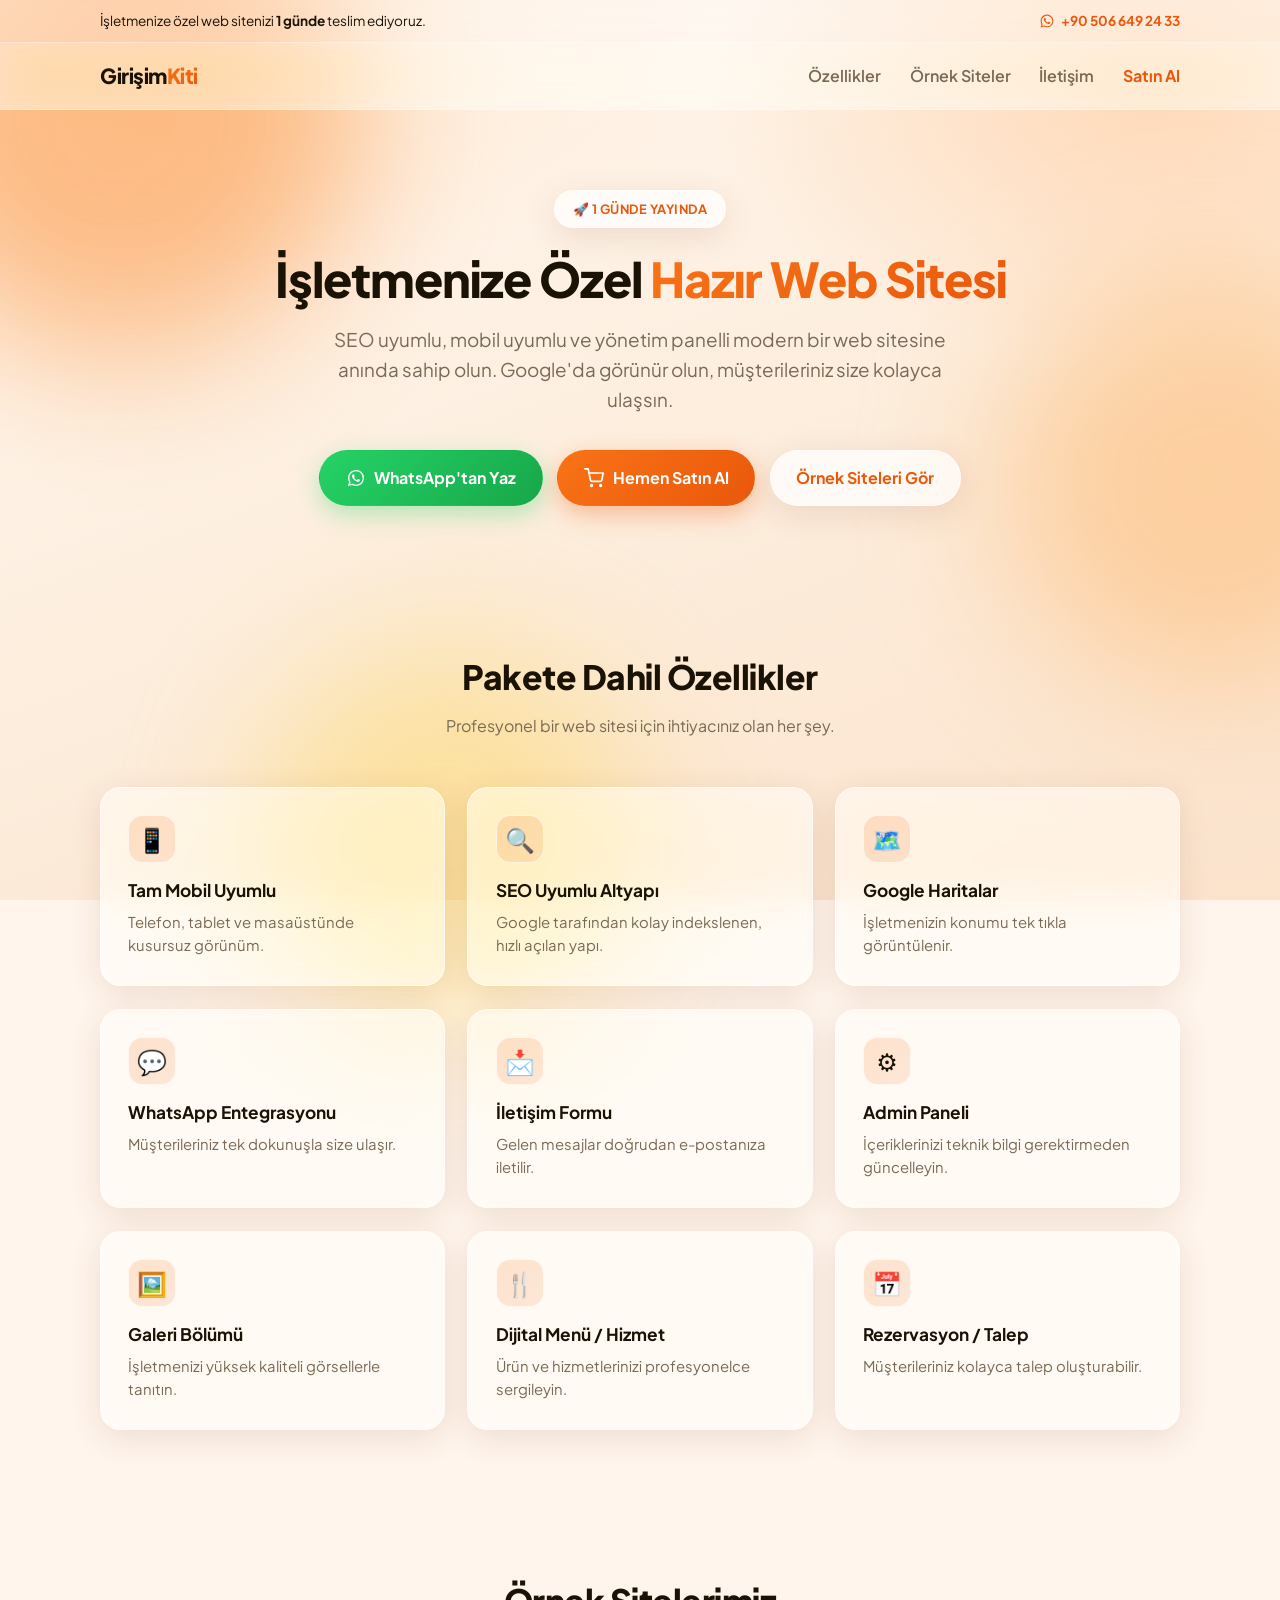
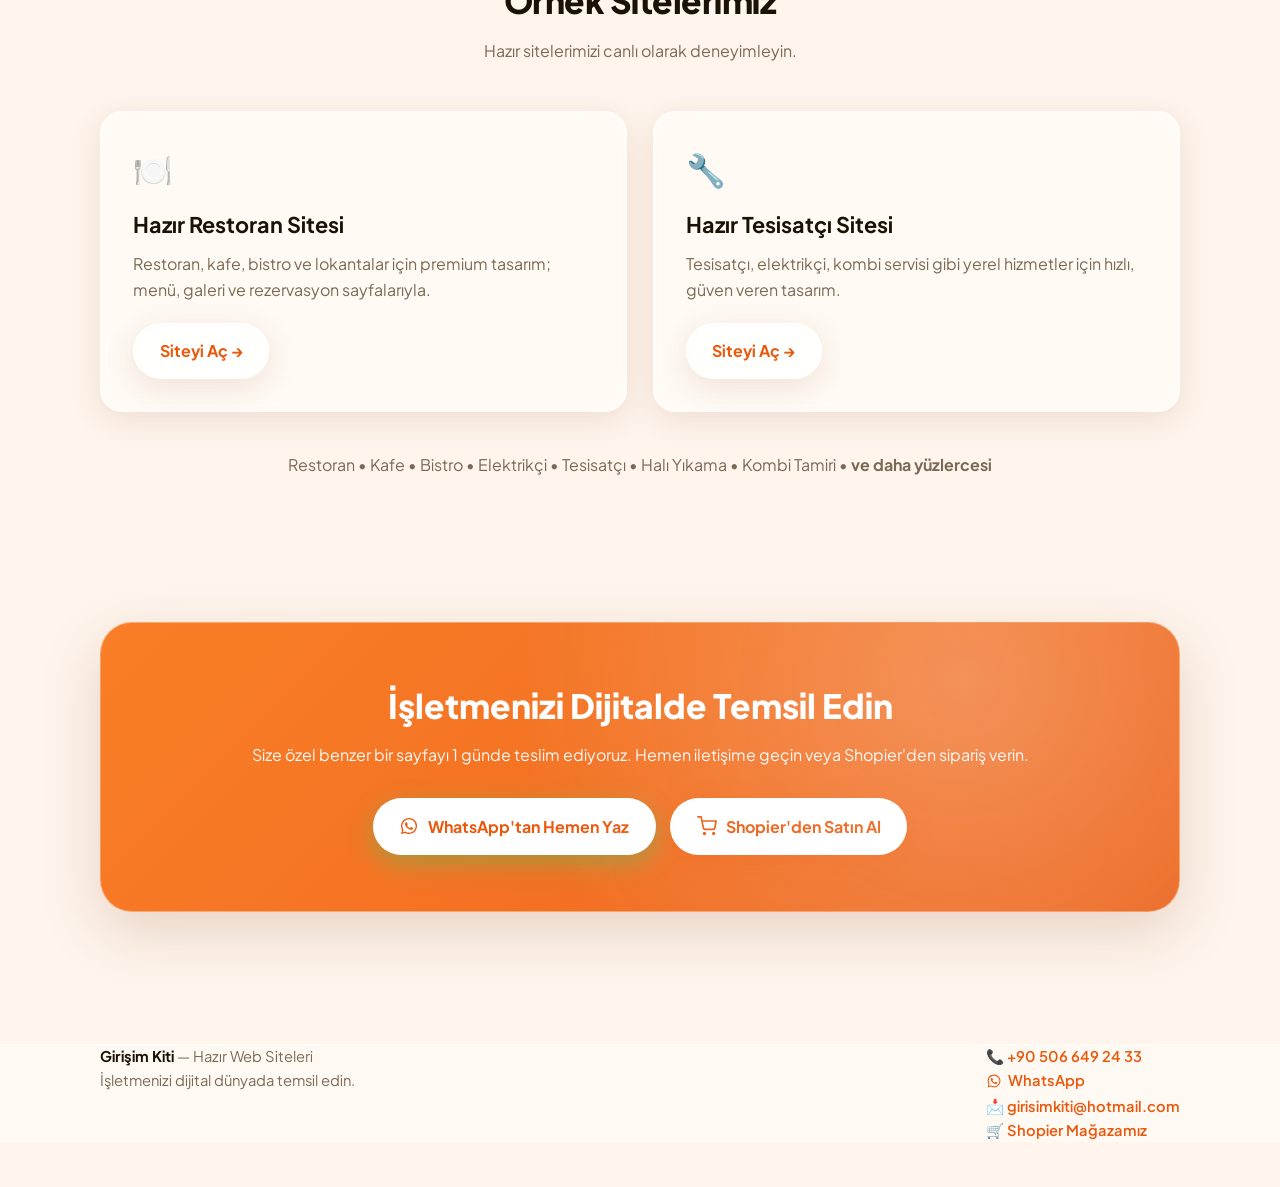
<file: index.html>
<!doctype html>
<html lang="tr">
<head>
  <meta charset="UTF-8">
  <meta name="viewport" content="width=device-width, initial-scale=1.0">

  <title>Girişim Kiti — İşletmenize Özel Hazır Web Sitesi | 1 Günde Teslim</title>
  <meta name="description" content="İşletmenize özel, SEO uyumlu ve mobil uyumlu hazır web sitesi. Restoran, kafe, tesisatçı, elektrikçi ve daha fazlası için 1 günde yayında. Hemen WhatsApp'tan ulaşın.">
  <meta name="keywords" content="hazır web sitesi, işletme web sitesi, restoran web sitesi, tesisatçı web sitesi, kafe web sitesi, kurumsal web sitesi, ucuz web sitesi, mobil uyumlu site, seo uyumlu web sitesi, girişim kiti">
  <meta name="author" content="Girişim Kiti">
  <meta name="robots" content="index, follow">

  <link rel="canonical" href="https://girisimkiti.github.io/">

  <!-- Open Graph -->
  <meta property="og:type" content="website">
  <meta property="og:site_name" content="Girişim Kiti">
  <meta property="og:title" content="Girişim Kiti — İşletmenize Özel Hazır Web Sitesi | 1 Günde Teslim">
  <meta property="og:description" content="İşletmenize özel, SEO uyumlu ve mobil uyumlu hazır web sitesi. 1 günde yayında. Hemen WhatsApp'tan ulaşın.">
  <meta property="og:url" content="https://girisimkiti.github.io/">
  <meta property="og:image" content="https://girisimkiti.github.io/samples/girisim-kiti-restorant/images/resimler_1.webp">
  <meta property="og:locale" content="tr_TR">

  <!-- Twitter -->
  <meta name="twitter:card" content="summary_large_image">
  <meta name="twitter:title" content="Girişim Kiti — İşletmenize Özel Hazır Web Sitesi">
  <meta name="twitter:description" content="İşletmenize özel, SEO uyumlu ve mobil uyumlu hazır web sitesi. 1 günde yayında.">
  <meta name="twitter:image" content="https://girisimkiti.github.io/samples/girisim-kiti-restorant/images/resimler_1.webp">

  <link rel="preconnect" href="https://fonts.googleapis.com">
  <link rel="preconnect" href="https://fonts.gstatic.com" crossorigin>
  <link href="https://fonts.googleapis.com/css2?family=Plus+Jakarta+Sans:wght@400;500;600;700;800&display=swap" rel="stylesheet">

  <!-- Structured data: Organization + Service -->
  <script type="application/ld+json">
  {
    "@context": "https://schema.org",
    "@graph": [
      {
        "@type": "Organization",
        "@id": "https://girisimkiti.github.io/#organization",
        "name": "Girişim Kiti",
        "url": "https://girisimkiti.github.io/",
        "description": "İşletmelere özel, SEO ve mobil uyumlu hazır web siteleri hazırlayan dijital hizmet.",
        "email": "girisimkiti@hotmail.com",
        "contactPoint": {
          "@type": "ContactPoint",
          "telephone": "+905066492433",
          "contactType": "customer service",
          "availableLanguage": "Turkish"
        }
      },
      {
        "@type": "Service",
        "name": "Hazır Web Sitesi Hizmeti",
        "provider": { "@id": "https://girisimkiti.github.io/#organization" },
        "areaServed": "TR",
        "serviceType": "Web sitesi tasarımı ve yayını",
        "description": "İşletmeye özel, SEO uyumlu, mobil uyumlu, yönetim panelli hazır web sitesi. 1 günde teslim.",
        "offers": {
          "@type": "Offer",
          "url": "https://girisimkiti.github.io/",
          "availability": "https://schema.org/InStock"
        }
      }
    ]
  }
  </script>

  <style>
    :root{
      --orange:#f97316; --orange-2:#fb923c; --orange-deep:#ea580c;
      --ink:#1a1205; --muted:#7a6a55;
      --glass:rgba(255,255,255,.55); --glass-strong:rgba(255,255,255,.72);
      --glass-border:rgba(255,255,255,.65); --glass-line:rgba(255,255,255,.4);
      --shadow:0 8px 32px rgba(120,53,15,.12);
      --shadow-lg:0 20px 60px rgba(120,53,15,.18);
    }
    *{box-sizing:border-box;margin:0;padding:0}
    html{scroll-behavior:smooth;scroll-padding-top:5.5rem}
    body{
      font-family:'Plus Jakarta Sans',system-ui,sans-serif;color:var(--ink);
      line-height:1.6;-webkit-font-smoothing:antialiased;
      background:#fff5ec;position:relative;overflow-x:hidden;min-height:100vh;
    }
    /* Soft gradient backdrop + colored blobs for the glass to sit on */
    body::before{
      content:"";position:fixed;inset:0;z-index:-2;
      background:
        radial-gradient(ellipse 80% 60% at 15% 0%, #ffe7cf 0%, transparent 55%),
        radial-gradient(ellipse 70% 60% at 90% 10%, #ffd9b8 0%, transparent 50%),
        linear-gradient(160deg,#fff8f1 0%, #fdeede 50%, #fbe3cc 100%);
    }
    .blob{position:fixed;z-index:-1;border-radius:50%;filter:blur(70px);opacity:.55;pointer-events:none}
    .blob.b1{width:480px;height:480px;background:#fb923c;top:-120px;left:-120px}
    .blob.b2{width:420px;height:420px;background:#fdba74;top:30%;right:-140px}
    .blob.b3{width:380px;height:380px;background:#fcd34d;bottom:-120px;left:20%;opacity:.4}

    a{text-decoration:none;color:inherit}
    .wrap{max-width:1120px;margin:0 auto;padding:0 1.25rem}

    /* Glass primitive */
    .glass{
      background:var(--glass);
      backdrop-filter:blur(18px) saturate(160%);
      -webkit-backdrop-filter:blur(18px) saturate(160%);
      border:1px solid var(--glass-border);
      box-shadow:var(--shadow);
    }

    .btn{display:inline-flex;align-items:center;gap:.55rem;font-weight:700;font-size:1rem;border-radius:999px;padding:.9rem 1.6rem;transition:transform .15s,box-shadow .15s,filter .15s;cursor:pointer;border:1px solid transparent}
    .btn svg{width:20px;height:20px;flex:0 0 auto}
    .btn-wa{background:linear-gradient(135deg,#25D366,#17a74a);color:#fff;box-shadow:0 8px 24px rgba(37,211,102,.35)}
    .btn-wa:hover{transform:translateY(-2px);box-shadow:0 12px 30px rgba(37,211,102,.45)}
    .btn-ghost{background:var(--glass-strong);backdrop-filter:blur(12px);-webkit-backdrop-filter:blur(12px);color:var(--orange-deep);border:1px solid var(--glass-border);box-shadow:var(--shadow)}
    .btn-ghost:hover{transform:translateY(-2px);box-shadow:var(--shadow-lg)}
    .btn-shop{background:linear-gradient(135deg,var(--orange),var(--orange-deep));color:#fff;box-shadow:0 8px 24px rgba(234,88,12,.35)}
    .btn-shop:hover{transform:translateY(-2px);box-shadow:0 12px 30px rgba(234,88,12,.45)}
    .band .btn-shop{background:#fff;color:var(--orange-deep)}

    /* Topbar */
    .topbar{font-size:.85rem;color:var(--ink)}
    .topbar-inner{margin-top:0;background:rgba(255,255,255,.35);backdrop-filter:blur(10px);-webkit-backdrop-filter:blur(10px);border-bottom:1px solid var(--glass-line)}
    .topbar .wrap{min-height:42px;display:flex;align-items:center;justify-content:space-between;gap:1rem;flex-wrap:wrap;padding-top:.4rem;padding-bottom:.4rem}
    .topbar a{font-weight:700;color:var(--orange-deep);display:inline-flex;align-items:center;gap:.4rem}
    .topbar a svg{width:16px;height:16px}

    /* Header */
    header{position:sticky;top:0;z-index:50}
    .header-inner{background:rgba(255,255,255,.5);backdrop-filter:blur(18px) saturate(160%);-webkit-backdrop-filter:blur(18px) saturate(160%);border-bottom:1px solid var(--glass-line)}
    .header-inner .wrap{height:66px;display:flex;align-items:center;justify-content:space-between}
    .logo{font-weight:800;font-size:1.3rem;letter-spacing:-.5px}
    .logo span{background:linear-gradient(135deg,var(--orange),var(--orange-deep));-webkit-background-clip:text;background-clip:text;-webkit-text-fill-color:transparent}
    nav a{margin-left:1.6rem;font-weight:600;color:var(--muted)}
    nav a:hover{color:var(--orange-deep)}
    @media(max-width:760px){nav{display:none}}

    /* Hero */
    .hero{padding:5rem 0 4.5rem;text-align:center}
    .hero .pill{display:inline-flex;align-items:center;gap:.5rem;font-weight:700;font-size:.8rem;letter-spacing:.5px;padding:.5rem 1.1rem;border-radius:999px;margin-bottom:1.5rem;color:var(--orange-deep);background:var(--glass-strong);border:1px solid var(--glass-border);box-shadow:var(--shadow)}
    .hero h1{font-size:3rem;font-weight:800;line-height:1.12;letter-spacing:-1px;max-width:820px;margin:0 auto 1.1rem}
    .hero h1 em{font-style:normal;background:linear-gradient(135deg,var(--orange),var(--orange-deep));-webkit-background-clip:text;background-clip:text;-webkit-text-fill-color:transparent}
    .hero p{font-size:1.18rem;color:var(--muted);max-width:620px;margin:0 auto 2.2rem}
    .hero .cta{display:flex;gap:.9rem;justify-content:center;flex-wrap:wrap}
    @media(max-width:600px){.hero h1{font-size:2.1rem}.hero{padding:3.5rem 0}}

    section{padding:4.5rem 0}
    .section-title{text-align:center;font-size:2.1rem;font-weight:800;letter-spacing:-.5px;margin-bottom:.6rem}
    .section-sub{text-align:center;color:var(--muted);max-width:560px;margin:0 auto 3rem}

    /* Features */
    .grid{display:grid;grid-template-columns:repeat(3,1fr);gap:1.4rem}
    @media(max-width:880px){.grid{grid-template-columns:repeat(2,1fr)}}
    @media(max-width:560px){.grid{grid-template-columns:1fr}}
    .card{border-radius:1.3rem;padding:1.7rem;transition:transform .18s,box-shadow .18s}
    .card:hover{transform:translateY(-4px);box-shadow:var(--shadow-lg)}
    .card .ico{display:inline-flex;align-items:center;justify-content:center;width:48px;height:48px;border-radius:.9rem;font-size:1.5rem;margin-bottom:.9rem;background:linear-gradient(135deg,rgba(249,115,22,.18),rgba(234,88,12,.12));border:1px solid var(--glass-border)}
    .card h3{font-size:1.08rem;margin-bottom:.35rem}
    .card p{color:var(--muted);font-size:.93rem}

    /* Samples */
    .sample-grid{display:grid;grid-template-columns:1fr 1fr;gap:1.6rem}
    @media(max-width:700px){.sample-grid{grid-template-columns:1fr}}
    .sample{border-radius:1.4rem;padding:2rem;display:flex;flex-direction:column;align-items:flex-start;transition:transform .18s,box-shadow .18s}
    .sample:hover{transform:translateY(-4px);box-shadow:var(--shadow-lg)}
    .sample .badge{font-size:2rem;margin-bottom:.8rem}
    .sample h3{font-size:1.35rem;margin-bottom:.5rem}
    .sample p{color:var(--muted);margin-bottom:1.3rem}
    .tags{margin-top:2.5rem;text-align:center;color:var(--muted)}

    /* CTA band */
    .band-wrap{padding:4.5rem 0}
    .band{border-radius:2rem;padding:3.5rem 1.5rem;text-align:center;background:linear-gradient(135deg,rgba(249,115,22,.92),rgba(234,88,12,.92));color:#fff;box-shadow:var(--shadow-lg);border:1px solid rgba(255,255,255,.35);position:relative;overflow:hidden}
    .band::after{content:"";position:absolute;inset:0;background:radial-gradient(circle at 80% 20%,rgba(255,255,255,.25),transparent 50%);pointer-events:none}
    .band h2{font-size:2.1rem;font-weight:800;margin-bottom:.6rem;position:relative}
    .band p{opacity:.95;margin-bottom:1.9rem;position:relative}
    .band .btn-wa{background:#fff;color:var(--orange-deep);position:relative}

    footer{margin-top:1rem;padding:2.8rem 0;color:var(--muted)}
    .footer-inner{background:rgba(255,255,255,.4);backdrop-filter:blur(14px);-webkit-backdrop-filter:blur(14px);border-top:1px solid var(--glass-line)}
    footer .wrap{display:flex;justify-content:space-between;flex-wrap:wrap;gap:1.5rem;font-size:.92rem}
    footer a{color:var(--orange-deep);font-weight:600;display:inline-flex;align-items:center;gap:.4rem}
    footer a svg{width:16px;height:16px}
    footer strong{color:var(--ink)}
  </style>
</head>
<body>
  <div class="blob b1"></div>
  <div class="blob b2"></div>
  <div class="blob b3"></div>

  <div class="topbar">
    <div class="topbar-inner">
      <div class="wrap">
        <span>İşletmenize özel web sitenizi <strong>1 günde</strong> teslim ediyoruz.</span>
        <a href="https://wa.me/905066492433" target="_blank" rel="noopener">
          <svg viewBox="0 0 32 32" fill="currentColor" aria-hidden="true"><path d="M16.04 3.2c-7.06 0-12.8 5.73-12.8 12.79 0 2.25.59 4.45 1.71 6.39L3.2 28.8l6.6-1.73a12.74 12.74 0 0 0 6.23 1.59h.01c7.06 0 12.79-5.73 12.79-12.79 0-3.42-1.33-6.63-3.75-9.05a12.7 12.7 0 0 0-9.04-3.62zm0 23.39h-.01a10.6 10.6 0 0 1-5.4-1.48l-.39-.23-4.02 1.05 1.07-3.92-.25-.4a10.57 10.57 0 0 1-1.62-5.64c0-5.86 4.77-10.63 10.64-10.63 2.84 0 5.51 1.11 7.52 3.12a10.56 10.56 0 0 1 3.11 7.52c0 5.87-4.77 10.64-10.63 10.64zm5.83-7.96c-.32-.16-1.89-.93-2.18-1.04-.29-.11-.5-.16-.71.16-.21.32-.82 1.04-1 1.25-.18.21-.37.24-.69.08-.32-.16-1.35-.5-2.57-1.59-.95-.85-1.59-1.89-1.78-2.21-.18-.32-.02-.49.14-.65.14-.14.32-.37.48-.56.16-.18.21-.32.32-.53.11-.21.05-.4-.03-.56-.08-.16-.71-1.72-.98-2.35-.26-.62-.52-.54-.71-.55-.18-.01-.4-.01-.61-.01-.21 0-.56.08-.85.4-.29.32-1.11 1.09-1.11 2.65 0 1.56 1.14 3.07 1.3 3.28.16.21 2.25 3.43 5.45 4.81.76.33 1.36.53 1.82.68.77.24 1.46.21 2.01.13.61-.09 1.89-.77 2.16-1.52.27-.74.27-1.38.18-1.52-.08-.13-.29-.21-.61-.37z"/></svg>
          +90 506 649 24 33
        </a>
      </div>
    </div>
  </div>

  <header>
    <div class="header-inner">
      <div class="wrap">
        <a href="/" class="logo">Girişim<span>Kiti</span></a>
        <nav>
          <a href="#ozellikler">Özellikler</a>
          <a href="#ornekler">Örnek Siteler</a>
          <a href="#iletisim">İletişim</a>
          <a href="https://www.shopier.com/girisimkiti" target="_blank" rel="noopener" style="color:var(--orange-deep);font-weight:700">Satın Al</a>
        </nav>
      </div>
    </div>
  </header>

  <main>
    <section class="hero">
      <div class="wrap">
        <span class="pill">🚀 1 GÜNDE YAYINDA</span>
        <h1>İşletmenize Özel <em>Hazır Web Sitesi</em></h1>
        <p>SEO uyumlu, mobil uyumlu ve yönetim panelli modern bir web sitesine anında sahip olun. Google'da görünür olun, müşterileriniz size kolayca ulaşsın.</p>
        <div class="cta">
          <a class="btn btn-wa" href="https://wa.me/905066492433?text=Merhaba,%20hazır%20web%20sitesi%20hakkında%20bilgi%20almak%20istiyorum." target="_blank" rel="noopener">
            <svg viewBox="0 0 32 32" fill="currentColor" aria-hidden="true"><path d="M16.04 3.2c-7.06 0-12.8 5.73-12.8 12.79 0 2.25.59 4.45 1.71 6.39L3.2 28.8l6.6-1.73a12.74 12.74 0 0 0 6.23 1.59h.01c7.06 0 12.79-5.73 12.79-12.79 0-3.42-1.33-6.63-3.75-9.05a12.7 12.7 0 0 0-9.04-3.62zm0 23.39h-.01a10.6 10.6 0 0 1-5.4-1.48l-.39-.23-4.02 1.05 1.07-3.92-.25-.4a10.57 10.57 0 0 1-1.62-5.64c0-5.86 4.77-10.63 10.64-10.63 2.84 0 5.51 1.11 7.52 3.12a10.56 10.56 0 0 1 3.11 7.52c0 5.87-4.77 10.64-10.63 10.64zm5.83-7.96c-.32-.16-1.89-.93-2.18-1.04-.29-.11-.5-.16-.71.16-.21.32-.82 1.04-1 1.25-.18.21-.37.24-.69.08-.32-.16-1.35-.5-2.57-1.59-.95-.85-1.59-1.89-1.78-2.21-.18-.32-.02-.49.14-.65.14-.14.32-.37.48-.56.16-.18.21-.32.32-.53.11-.21.05-.4-.03-.56-.08-.16-.71-1.72-.98-2.35-.26-.62-.52-.54-.71-.55-.18-.01-.4-.01-.61-.01-.21 0-.56.08-.85.4-.29.32-1.11 1.09-1.11 2.65 0 1.56 1.14 3.07 1.3 3.28.16.21 2.25 3.43 5.45 4.81.76.33 1.36.53 1.82.68.77.24 1.46.21 2.01.13.61-.09 1.89-.77 2.16-1.52.27-.74.27-1.38.18-1.52-.08-.13-.29-.21-.61-.37z"/></svg>
            WhatsApp'tan Yaz
          </a>
          <a class="btn btn-shop" href="https://www.shopier.com/girisimkiti" target="_blank" rel="noopener">
            <svg viewBox="0 0 24 24" fill="none" stroke="currentColor" stroke-width="2" stroke-linecap="round" stroke-linejoin="round" aria-hidden="true"><circle cx="9" cy="21" r="1"></circle><circle cx="20" cy="21" r="1"></circle><path d="M1 1h4l2.68 13.39a2 2 0 0 0 2 1.61h9.72a2 2 0 0 0 2-1.61L23 6H6"></path></svg>
            Hemen Satın Al
          </a>
          <a class="btn btn-ghost" href="#ornekler">Örnek Siteleri Gör</a>
        </div>
      </div>
    </section>

    <section id="ozellikler">
      <div class="wrap">
        <h2 class="section-title">Pakete Dahil Özellikler</h2>
        <p class="section-sub">Profesyonel bir web sitesi için ihtiyacınız olan her şey.</p>
        <div class="grid">
          <div class="card glass"><div class="ico">📱</div><h3>Tam Mobil Uyumlu</h3><p>Telefon, tablet ve masaüstünde kusursuz görünüm.</p></div>
          <div class="card glass"><div class="ico">🔍</div><h3>SEO Uyumlu Altyapı</h3><p>Google tarafından kolay indekslenen, hızlı açılan yapı.</p></div>
          <div class="card glass"><div class="ico">🗺️</div><h3>Google Haritalar</h3><p>İşletmenizin konumu tek tıkla görüntülenir.</p></div>
          <div class="card glass"><div class="ico">💬</div><h3>WhatsApp Entegrasyonu</h3><p>Müşterileriniz tek dokunuşla size ulaşır.</p></div>
          <div class="card glass"><div class="ico">📩</div><h3>İletişim Formu</h3><p>Gelen mesajlar doğrudan e-postanıza iletilir.</p></div>
          <div class="card glass"><div class="ico">⚙️</div><h3>Admin Paneli</h3><p>İçeriklerinizi teknik bilgi gerektirmeden güncelleyin.</p></div>
          <div class="card glass"><div class="ico">🖼️</div><h3>Galeri Bölümü</h3><p>İşletmenizi yüksek kaliteli görsellerle tanıtın.</p></div>
          <div class="card glass"><div class="ico">🍴</div><h3>Dijital Menü / Hizmet</h3><p>Ürün ve hizmetlerinizi profesyonelce sergileyin.</p></div>
          <div class="card glass"><div class="ico">📅</div><h3>Rezervasyon / Talep</h3><p>Müşterileriniz kolayca talep oluşturabilir.</p></div>
        </div>
      </div>
    </section>

    <section id="ornekler">
      <div class="wrap">
        <h2 class="section-title">Örnek Sitelerimiz</h2>
        <p class="section-sub">Hazır sitelerimizi canlı olarak deneyimleyin.</p>
        <div class="sample-grid">
          <div class="sample glass">
            <div class="badge">🍽️</div>
            <h3>Hazır Restoran Sitesi</h3>
            <p>Restoran, kafe, bistro ve lokantalar için premium tasarım; menü, galeri ve rezervasyon sayfalarıyla.</p>
            <a class="btn btn-ghost" href="/samples/girisim-kiti-restorant/index.html" target="_blank" rel="noopener">Siteyi Aç →</a>
          </div>
          <div class="sample glass">
            <div class="badge">🔧</div>
            <h3>Hazır Tesisatçı Sitesi</h3>
            <p>Tesisatçı, elektrikçi, kombi servisi gibi yerel hizmetler için hızlı, güven veren tasarım.</p>
            <a class="btn btn-ghost" href="/samples/girisim-kiti-tesisatci/index.html" target="_blank" rel="noopener">Siteyi Aç →</a>
          </div>
        </div>
        <p class="tags">
          Restoran • Kafe • Bistro • Elektrikçi • Tesisatçı • Halı Yıkama • Kombi Tamiri • <strong>ve daha yüzlercesi</strong>
        </p>
      </div>
    </section>

    <section id="iletisim" class="band-wrap">
      <div class="wrap">
        <div class="band">
          <h2>İşletmenizi Dijitalde Temsil Edin</h2>
          <p>Size özel benzer bir sayfayı 1 günde teslim ediyoruz. Hemen iletişime geçin veya Shopier'den sipariş verin.</p>
          <div class="cta" style="display:flex;gap:.9rem;justify-content:center;flex-wrap:wrap">
            <a class="btn btn-wa" href="https://wa.me/905066492433?text=Merhaba,%20hazır%20web%20sitesi%20hakkında%20bilgi%20almak%20istiyorum." target="_blank" rel="noopener">
              <svg viewBox="0 0 32 32" fill="currentColor" aria-hidden="true"><path d="M16.04 3.2c-7.06 0-12.8 5.73-12.8 12.79 0 2.25.59 4.45 1.71 6.39L3.2 28.8l6.6-1.73a12.74 12.74 0 0 0 6.23 1.59h.01c7.06 0 12.79-5.73 12.79-12.79 0-3.42-1.33-6.63-3.75-9.05a12.7 12.7 0 0 0-9.04-3.62zm0 23.39h-.01a10.6 10.6 0 0 1-5.4-1.48l-.39-.23-4.02 1.05 1.07-3.92-.25-.4a10.57 10.57 0 0 1-1.62-5.64c0-5.86 4.77-10.63 10.64-10.63 2.84 0 5.51 1.11 7.52 3.12a10.56 10.56 0 0 1 3.11 7.52c0 5.87-4.77 10.64-10.63 10.64zm5.83-7.96c-.32-.16-1.89-.93-2.18-1.04-.29-.11-.5-.16-.71.16-.21.32-.82 1.04-1 1.25-.18.21-.37.24-.69.08-.32-.16-1.35-.5-2.57-1.59-.95-.85-1.59-1.89-1.78-2.21-.18-.32-.02-.49.14-.65.14-.14.32-.37.48-.56.16-.18.21-.32.32-.53.11-.21.05-.4-.03-.56-.08-.16-.71-1.72-.98-2.35-.26-.62-.52-.54-.71-.55-.18-.01-.4-.01-.61-.01-.21 0-.56.08-.85.4-.29.32-1.11 1.09-1.11 2.65 0 1.56 1.14 3.07 1.3 3.28.16.21 2.25 3.43 5.45 4.81.76.33 1.36.53 1.82.68.77.24 1.46.21 2.01.13.61-.09 1.89-.77 2.16-1.52.27-.74.27-1.38.18-1.52-.08-.13-.29-.21-.61-.37z"/></svg>
              WhatsApp'tan Hemen Yaz
            </a>
            <a class="btn btn-shop" href="https://www.shopier.com/girisimkiti" target="_blank" rel="noopener">
              <svg viewBox="0 0 24 24" fill="none" stroke="currentColor" stroke-width="2" stroke-linecap="round" stroke-linejoin="round" aria-hidden="true"><circle cx="9" cy="21" r="1"></circle><circle cx="20" cy="21" r="1"></circle><path d="M1 1h4l2.68 13.39a2 2 0 0 0 2 1.61h9.72a2 2 0 0 0 2-1.61L23 6H6"></path></svg>
              Shopier'den Satın Al
            </a>
          </div>
        </div>
      </div>
    </section>
  </main>

  <footer>
    <div class="footer-inner">
      <div class="wrap">
        <div>
          <strong>Girişim Kiti</strong> — Hazır Web Siteleri<br>
          İşletmenizi dijital dünyada temsil edin.
        </div>
        <div>
          📞 <a href="tel:+905066492433">+90 506 649 24 33</a><br>
          <a href="https://wa.me/905066492433" target="_blank" rel="noopener">
            <svg viewBox="0 0 32 32" fill="currentColor" aria-hidden="true"><path d="M16.04 3.2c-7.06 0-12.8 5.73-12.8 12.79 0 2.25.59 4.45 1.71 6.39L3.2 28.8l6.6-1.73a12.74 12.74 0 0 0 6.23 1.59h.01c7.06 0 12.79-5.73 12.79-12.79 0-3.42-1.33-6.63-3.75-9.05a12.7 12.7 0 0 0-9.04-3.62zm0 23.39h-.01a10.6 10.6 0 0 1-5.4-1.48l-.39-.23-4.02 1.05 1.07-3.92-.25-.4a10.57 10.57 0 0 1-1.62-5.64c0-5.86 4.77-10.63 10.64-10.63 2.84 0 5.51 1.11 7.52 3.12a10.56 10.56 0 0 1 3.11 7.52c0 5.87-4.77 10.64-10.63 10.64zm5.83-7.96c-.32-.16-1.89-.93-2.18-1.04-.29-.11-.5-.16-.71.16-.21.32-.82 1.04-1 1.25-.18.21-.37.24-.69.08-.32-.16-1.35-.5-2.57-1.59-.95-.85-1.59-1.89-1.78-2.21-.18-.32-.02-.49.14-.65.14-.14.32-.37.48-.56.16-.18.21-.32.32-.53.11-.21.05-.4-.03-.56-.08-.16-.71-1.72-.98-2.35-.26-.62-.52-.54-.71-.55-.18-.01-.4-.01-.61-.01-.21 0-.56.08-.85.4-.29.32-1.11 1.09-1.11 2.65 0 1.56 1.14 3.07 1.3 3.28.16.21 2.25 3.43 5.45 4.81.76.33 1.36.53 1.82.68.77.24 1.46.21 2.01.13.61-.09 1.89-.77 2.16-1.52.27-.74.27-1.38.18-1.52-.08-.13-.29-.21-.61-.37z"/></svg>
            WhatsApp
          </a><br>
          📩 <a href="mailto:girisimkiti@hotmail.com">girisimkiti@hotmail.com</a><br>
          🛒 <a href="https://www.shopier.com/girisimkiti" target="_blank" rel="noopener">Shopier Mağazamız</a>
        </div>
      </div>
    </div>
  </footer>

</body>
</html>
</file>
